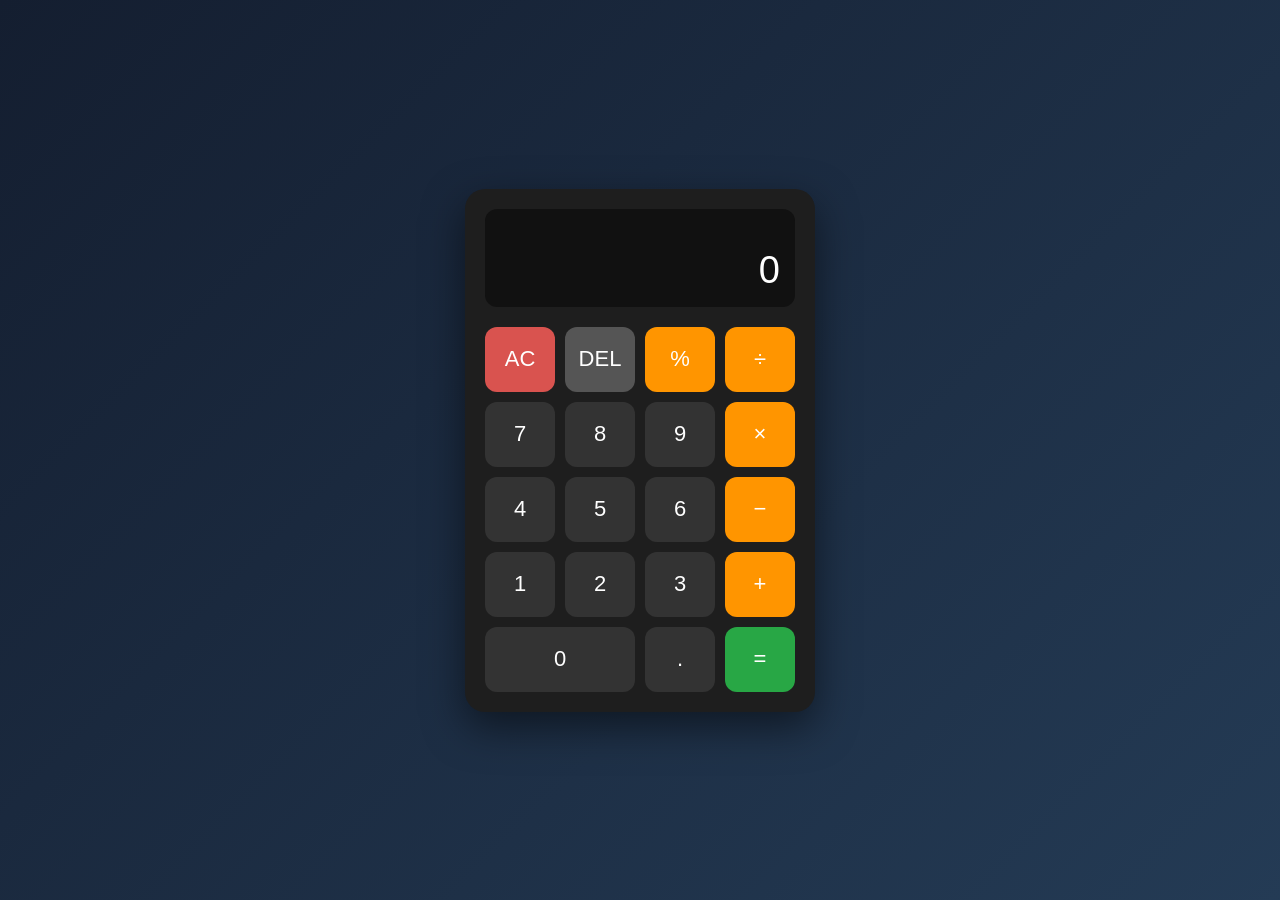
<file: index.html>
<!DOCTYPE html>
<html lang="en">
<head>
    <meta charset="UTF-8">
    <meta name="viewport" content="width=device-width, initial-scale=1.0">
    <title>JS Calculator</title>

    <link rel="stylesheet" href="style.css">
</head>
<body>

    <div class="calculator">

        <div class="display">
            <div id="previous-display"></div>
            <input type="text" id="display" value="0" readonly>
        </div>

        <div class="buttons">

            <button class="clear" onclick="clearDisplay()">AC</button>
            <button class="delete" onclick="deleteLast()">DEL</button>
            <button class="operator" onclick="chooseOperator('%')">%</button>
            <button class="operator" onclick="chooseOperator('/')">÷</button>

            <button onclick="appendNumber('7')">7</button>
            <button onclick="appendNumber('8')">8</button>
            <button onclick="appendNumber('9')">9</button>
            <button class="operator" onclick="chooseOperator('*')">×</button>

            <button onclick="appendNumber('4')">4</button>
            <button onclick="appendNumber('5')">5</button>
            <button onclick="appendNumber('6')">6</button>
            <button class="operator" onclick="chooseOperator('-')">−</button>

            <button onclick="appendNumber('1')">1</button>
            <button onclick="appendNumber('2')">2</button>
            <button onclick="appendNumber('3')">3</button>
            <button class="operator" onclick="chooseOperator('+')">+</button>

            <button onclick="appendNumber('0')" class="zero">0</button>
            <button onclick="appendNumber('.')">.</button>
            <button class="equals" onclick="calculate()">=</button>

        </div>

    </div>

    <script src="script.js"></script>
</body>
</html>
</file>
<file: style.css>
* {
    margin: 0;
    padding: 0;
    box-sizing: border-box;
}

body {
    font-family: Arial, sans-serif;
    min-height: 100vh;

    display: flex;
    justify-content: center;
    align-items: center;

    background: linear-gradient(135deg, #141e30, #243b55);
}

.calculator {
    width: 350px;
    padding: 20px;

    background: #1e1e1e;
    border-radius: 20px;

    box-shadow: 0 15px 40px rgba(0, 0, 0, 0.5);
}

.display {
    background: #111;
    padding: 15px;
    border-radius: 12px;
    margin-bottom: 20px;
}

#previous-display {
    height: 25px;
    text-align: right;
    color: #999;
    font-size: 16px;
}

#display {
    width: 100%;
    border: none;
    outline: none;

    background: transparent;
    color: white;

    text-align: right;
    font-size: 38px;
}

.buttons {
    display: grid;
    grid-template-columns: repeat(4, 1fr);
    gap: 10px;
}

button {
    height: 65px;

    border: none;
    border-radius: 12px;

    background: #333;
    color: white;

    font-size: 22px;
    cursor: pointer;

    transition: 0.2s;
}

button:hover {
    transform: scale(1.05);
    background: #444;
}

button:active {
    transform: scale(0.95);
}

.operator {
    background: #ff9500;
}

.operator:hover {
    background: #e68600;
}

.clear {
    background: #d9534f;
}

.delete {
    background: #555;
}

.equals {
    background: #28a745;
}

.equals:hover {
    background: #218838;
}

.zero {
    grid-column: span 2;
}
</file>
